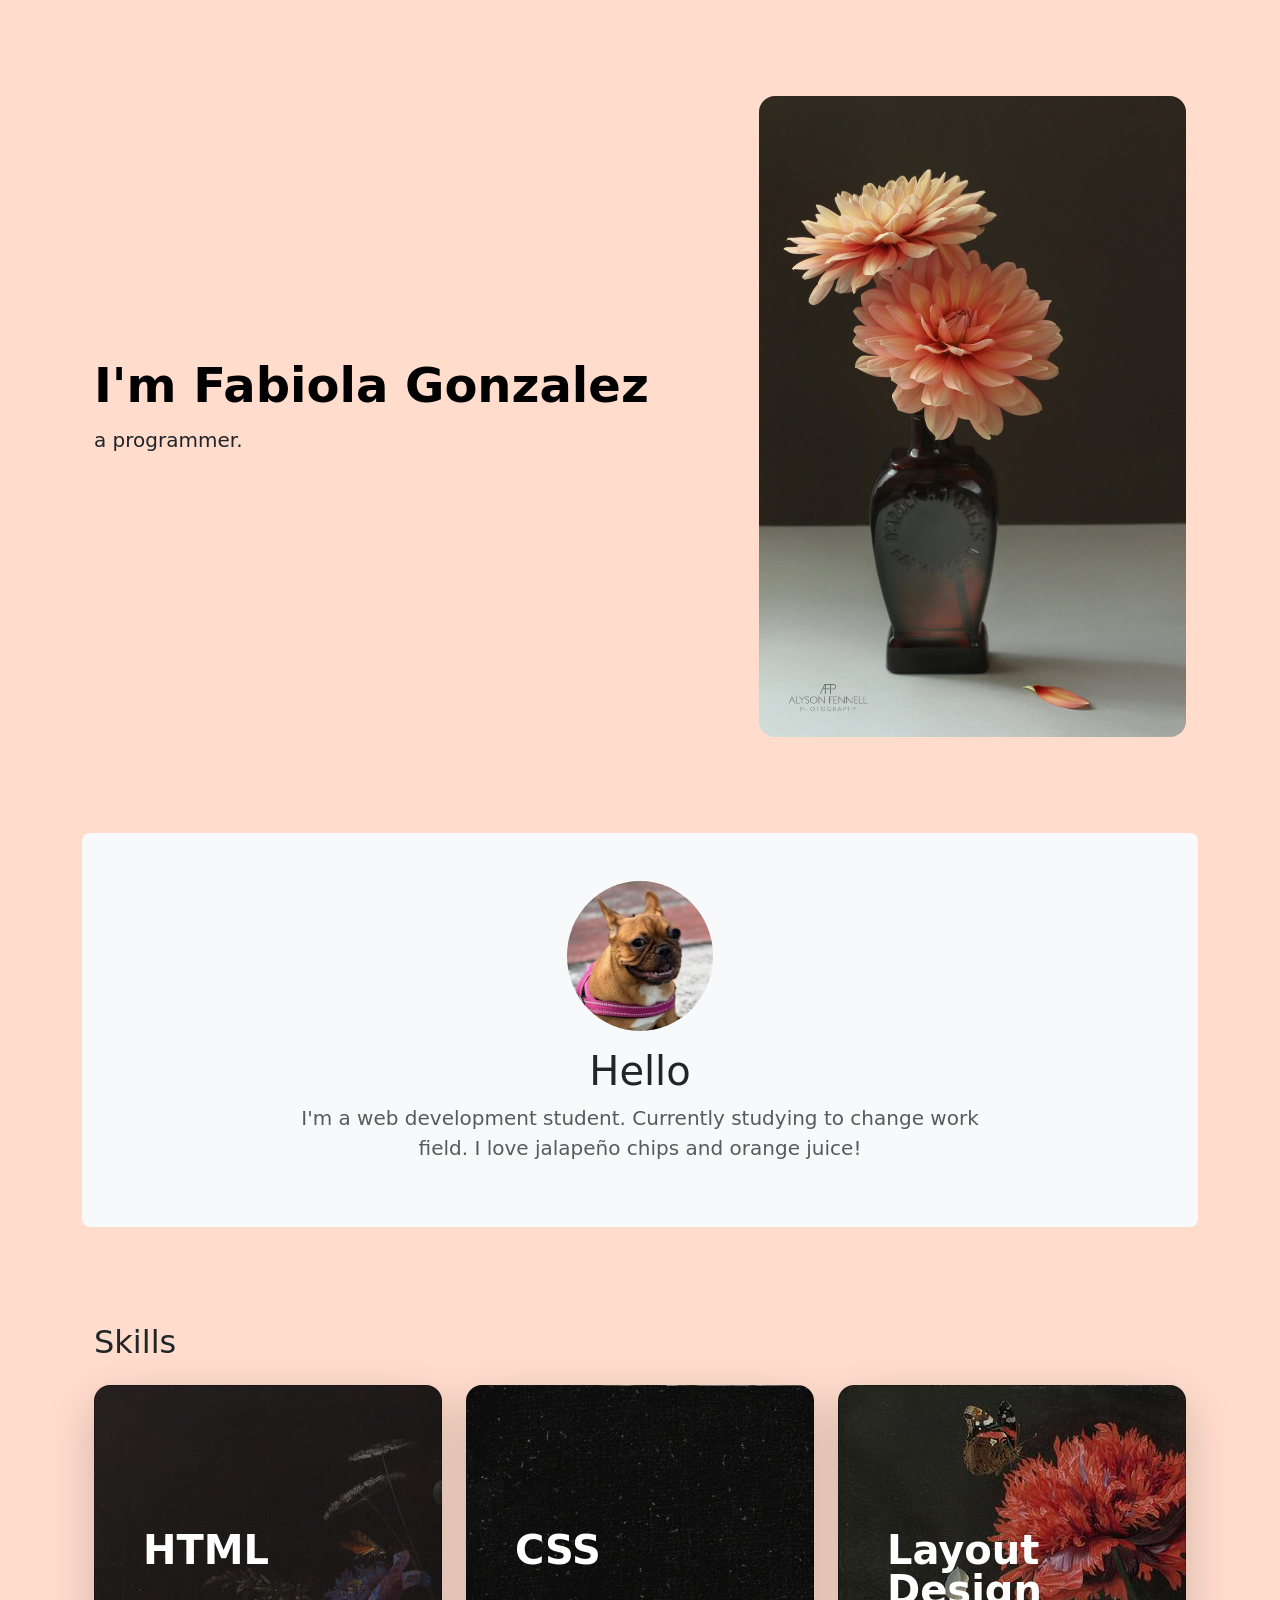
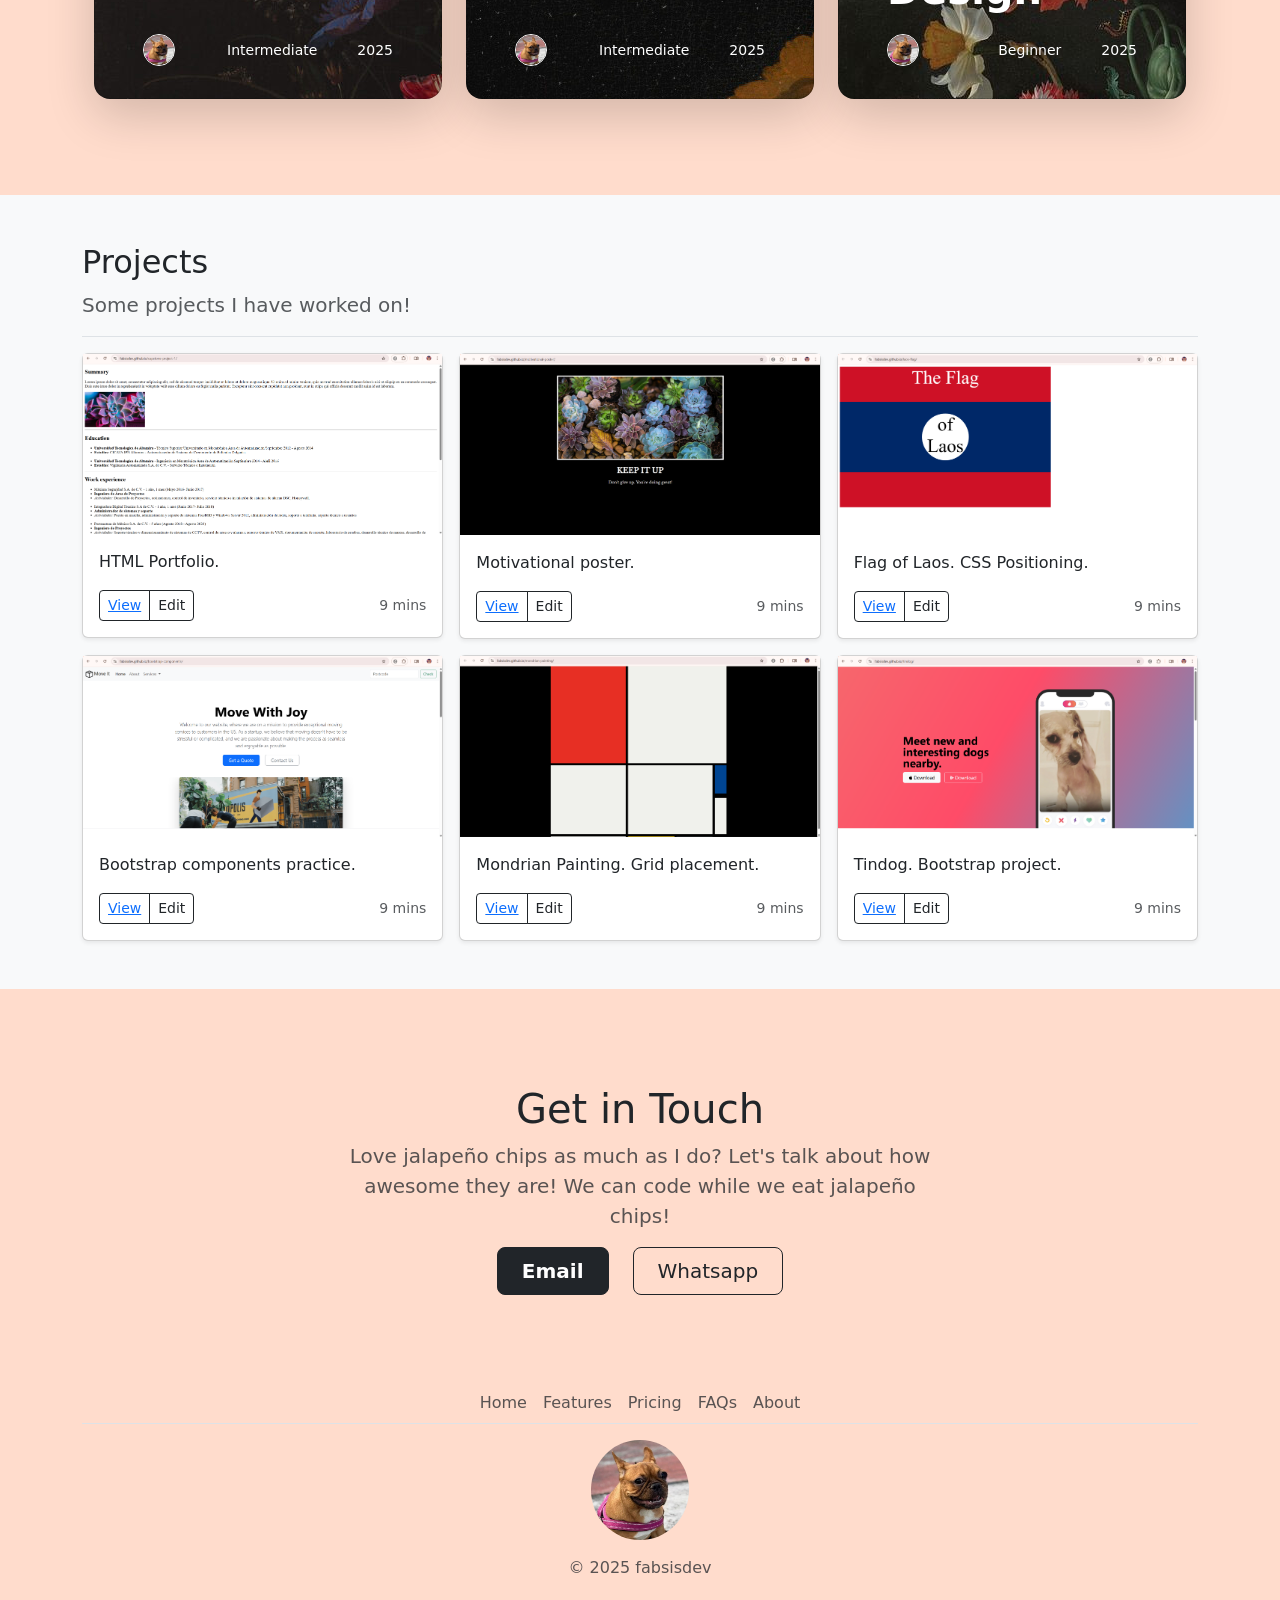
<file: index.html>
<!DOCTYPE html>
<html lang="en">
<head>
    <meta charset="UTF-8">
    <meta name="viewport" content="width=device-width, initial-scale=1.0">
    <title>Personal Website</title>
    <link href="https://cdn.jsdelivr.net/npm/bootstrap@5.3.7/dist/css/bootstrap.min.css" rel="stylesheet" integrity="sha384-LN+7fdVzj6u52u30Kp6M/trliBMCMKTyK833zpbD+pXdCLuTusPj697FH4R/5mcr" crossorigin="anonymous">
    <link href="./css/style.css" rel="stylesheet">
</head>
<body class="">
    <!--Header-->
    <div class="container col-xxl-8 px-4 py-5">
        <div class="row flex-lg-row-reverse align-items-center g-5 py-5">
            <div class="col-10 col-sm-8 col-lg-5"> <img src="./assets/images/dahlia.webp" class="rounded-4 mx-lg-auto img-fluid"
                    alt="Bootstrap Themes" width="700" height="500" loading="lazy"> </div>
            <div class="col-lg-7">
                <h1 class="display-5 fw-bold text-body-emphasis lh-1 mb-3">I'm Fabiola Gonzalez</h1>
                <p class="lead">a programmer.</p>                
            </div>
        </div>
    </div>

    <!--Intro-->
    <div class="container mb-5">
        <div class="bg-body-tertiary p-5 text-center rounded-3"> 
            <img src="./assets/images/mags.jpeg" height="150" class="rounded-circle">
            <h1 class="contact pt-3">Hello</h1>
            <p class="col-lg-8 mx-auto lead text-body-secondary">
                I'm a web development student. Currently studying to change work field. I love jalapeño chips and orange juice!
            </p>
        </div>
    </div>

    <!--Skills-->
    <div class="container px-4 py-5" id="custom-cards">
        <h2 class="fw-light">Skills</h2>
        <div class="row row-cols-1 row-cols-lg-3 align-items-stretch g-4 pt-3 pb-5">
            <div class="col">
                <div class="card card-cover h-100 overflow-hidden text-bg-dark rounded-4 shadow-lg"
                    style="background-image: url('./assets/images/flowers1.jpg');">
                    <div class="d-flex flex-column h-100 p-5 pb-3 text-white text-shadow-1">
                        <h3 class="pt-5 mt-5 mb-4 display-6 lh-1 fw-bold">HTML</h3>
                        <ul class="d-flex list-unstyled mt-auto">
                            <li class="me-auto"> <img src="./assets/images/mags.jpeg" alt="Bootstrap" width="32"
                                    height="32" class="rounded-circle border border-white"> </li>
                            <li class="d-flex align-items-center me-3"> <svg class="bi me-2" width="1em" height="1em"
                                    role="img" aria-label="Location">
                                    <use xlink:href="#geo-fill"></use>
                                </svg> <small>Intermediate</small> </li>
                            <li class="d-flex align-items-center"> <svg class="bi me-2" width="1em" height="1em" role="img"
                                    aria-label="Duration">
                                    <use xlink:href="#calendar3"></use>
                                </svg> <small>2025</small> </li>
                        </ul>
                    </div>
                </div>
            </div>
            <div class="col">
                <div class="card card-cover h-100 overflow-hidden text-bg-dark rounded-4 shadow-lg"
                    style="background-image: url('./assets/images/flowers2.jpg');">
                    <div class="d-flex flex-column h-100 p-5 pb-3 text-white text-shadow-1">
                        <h3 class="pt-5 mt-5 mb-4 display-6 lh-1 fw-bold">CSS
                        </h3>
                        <ul class="d-flex list-unstyled mt-auto">
                            <li class="me-auto"> <img src="./assets/images/mags.jpeg" alt="Bootstrap" width="32"
                                    height="32" class="rounded-circle border border-white"> </li>
                            <li class="d-flex align-items-center me-3"> <svg class="bi me-2" width="1em" height="1em"
                                    role="img" aria-label="Location">
                                    <use xlink:href="#geo-fill"></use>
                                </svg> <small>Intermediate</small> </li>
                            <li class="d-flex align-items-center"> <svg class="bi me-2" width="1em" height="1em" role="img"
                                    aria-label="Duration">
                                    <use xlink:href="#calendar3"></use>
                                </svg> <small>2025</small> </li>
                        </ul>
                    </div>
                </div>
            </div>
            <div class="col">
                <div class="card card-cover h-100 overflow-hidden text-bg-dark rounded-4 shadow-lg"
                    style="background-image: url('./assets/images/flowers3.jpg');">
                    <div class="d-flex flex-column h-100 p-5 pb-3 text-shadow-1">
                        <h3 class="pt-5 mt-5 mb-4 display-6 lh-1 fw-bold">Layout Design</h3>
                        <ul class="d-flex list-unstyled mt-auto">
                            <li class="me-auto"> <img src="./assets/images/mags.jpeg" alt="Bootstrap" width="32"
                                    height="32" class="rounded-circle border border-white"> </li>
                            <li class="d-flex align-items-center me-3"> <svg class="bi me-2" width="1em" height="1em"
                                    role="img" aria-label="Location">
                                    <use xlink:href="#geo-fill"></use>
                                </svg> <small>Beginner</small> </li>
                            <li class="d-flex align-items-center"> <svg class="bi me-2" width="1em" height="1em" role="img"
                                    aria-label="Duration">
                                    <use xlink:href="#calendar3"></use>
                                </svg> <small>2025</small> </li>
                        </ul>
                    </div>
                </div>
            </div>
        </div>
    </div>

    <!--Projects-->
    <div class="album py-5 bg-body-tertiary">
        <div class="container">
            <h2 class="fw-light">Projects</h2>
            <p class="lead text-body-secondary border-bottom pb-3">
                Some projects I have worked on!
            </p>
            <div class="row row-cols-1 row-cols-sm-2 row-cols-md-3 g-3">                
                <div class="col" height="">
                    <div class="card shadow-sm"> 
                        <img src="./assets/images/projects/p1.png">
                        <div class="card-body">
                            <p class="card-text">HTML Portfolio.</p>
                            <div class="d-flex justify-content-between align-items-center">
                                <div class="btn-group"> <button type="button"
                                        class="btn btn-sm btn-outline-secondary"><a href="https://fabsisdev.github.io/capstone-project-1/" target="_blank">View</a></button> <button type="button"
                                        class="btn btn-sm btn-outline-secondary">Edit</button> </div> <small
                                    class="text-body-secondary">9 mins</small>
                            </div>
                        </div>
                    </div>
                </div>
                <div class="col">
                    <div class="card shadow-sm"> 
                        <img src="./assets/images/projects/p5.png">
                        <div class="card-body">
                            <p class="card-text">Motivational poster.</p>
                            <div class="d-flex justify-content-between align-items-center">
                                <div class="btn-group"> <button type="button"
                                        class="btn btn-sm btn-outline-secondary"><a href="https://fabsisdev.github.io/motivational-poster/" target="_blank">View</a></button> <button type="button"
                                        class="btn btn-sm btn-outline-secondary">Edit</button> </div> <small
                                    class="text-body-secondary">9 mins</small>
                            </div>
                        </div>
                    </div>
                </div>
                <div class="col">
                    <div class="card shadow-sm">
                        <img src="./assets/images/projects/p6.png">
                        <div class="card-body">
                            <p class="card-text">Flag of Laos. CSS Positioning.</p>
                            <div class="d-flex justify-content-between align-items-center">
                                <div class="btn-group"> <button type="button"
                                        class="btn btn-sm btn-outline-secondary"><a href="https://fabsisdev.github.io/laos-flag/" target="_blank">View</a></button> <button type="button"
                                        class="btn btn-sm btn-outline-secondary">Edit</button> </div> <small
                                    class="text-body-secondary">9 mins</small>
                            </div>
                        </div>
                    </div>
                </div>
                <div class="col">
                    <div class="card shadow-sm"> 
                        <img src="./assets/images/projects/p7.png">
                        <div class="card-body">
                            <p class="card-text">Bootstrap components practice.</p>
                            <div class="d-flex justify-content-between align-items-center">
                                <div class="btn-group"> <button type="button"
                                        class="btn btn-sm btn-outline-secondary"><a href="https://fabsisdev.github.io/bootstrap-components/" target="_blank">View</a></button> <button type="button"
                                        class="btn btn-sm btn-outline-secondary">Edit</button> </div> <small
                                    class="text-body-secondary">9 mins</small>
                            </div>
                        </div>
                    </div>
                </div>
                <div class="col">
                    <div class="card shadow-sm"> 
                        <img src="./assets/images/projects/p9.png">
                        <div class="card-body">
                            <p class="card-text">Mondrian Painting. Grid placement.</p>
                            <div class="d-flex justify-content-between align-items-center">
                                <div class="btn-group"> <button type="button"
                                        class="btn btn-sm btn-outline-secondary"><a href="https://fabsisdev.github.io/mondrian-painting/" target="_blank">View</a></button> <button type="button"
                                        class="btn btn-sm btn-outline-secondary">Edit</button> </div> <small
                                    class="text-body-secondary">9 mins</small>
                            </div>
                        </div>
                    </div>
                </div>
                <div class="col">
                    <div class="card shadow-sm"> 
                        <img src="./assets/images/projects/p10.png">
                        <div class="card-body">
                            <p class="card-text">Tindog. Bootstrap project.</p>
                            <div class="d-flex justify-content-between align-items-center">
                                <div class="btn-group"> <button type="button"
                                        class="btn btn-sm btn-outline-secondary"><a href="https://fabsisdev.github.io/tindog/" target="_blank">View</a></button> <button type="button"
                                        class="btn btn-sm btn-outline-secondary">Edit</button> </div> <small
                                    class="text-body-secondary">9 mins</small>
                            </div>
                        </div>
                    </div>
                </div>
                
                
                
            </div>
        </div>
    </div>

    <!--Contact me-->    
        <div class="text-secondary px-4 py-5 text-center">
            <div class="pt-5">
                <h1 class="contact fw-light">Get in Touch</h1>
                <div class="col-lg-6 mx-auto">
                    <p class="lead text-body-secondary">Love jalapeño chips as much as I do? Let's talk about how awesome they are! We can code while we eat jalapeño chips!</p>
                    <div class="d-grid gap-2 d-sm-flex justify-content-sm-center"> <button type="button"
                            class="btn btn-primary btn-lg px-4 me-sm-3 fw-bold">Email</button> <button
                            type="button" class="btn btn-outline-secondary btn-lg px-4">Whatsapp</button> </div>
                </div>
            </div>
        </div>
    
    <!--Footer-->
    <div class="container">
        <footer class="pt-3 my-4">
            <ul class="nav justify-content-center border-bottom mb-3">
                <li class="nav-item"><a href="#" class="nav-link px-2 text-body-secondary">Home</a></li>
                <li class="nav-item"><a href="#" class="nav-link px-2 text-body-secondary">Features</a></li>
                <li class="nav-item"><a href="#" class="nav-link px-2 text-body-secondary">Pricing</a></li>
                <li class="nav-item"><a href="#" class="nav-link px-2 text-body-secondary">FAQs</a></li>
                <li class="nav-item"><a href="#" class="nav-link px-2 text-body-secondary">About</a></li>
            </ul>
            <img class="mx-auto mb-3 mags" src="./assets/images/mags.jpeg" alt="mags" />
            <p class="text-center text-body-secondary">© 2025 fabsisdev</p>
        </footer>
    </div>
</body>

</html>
</file>
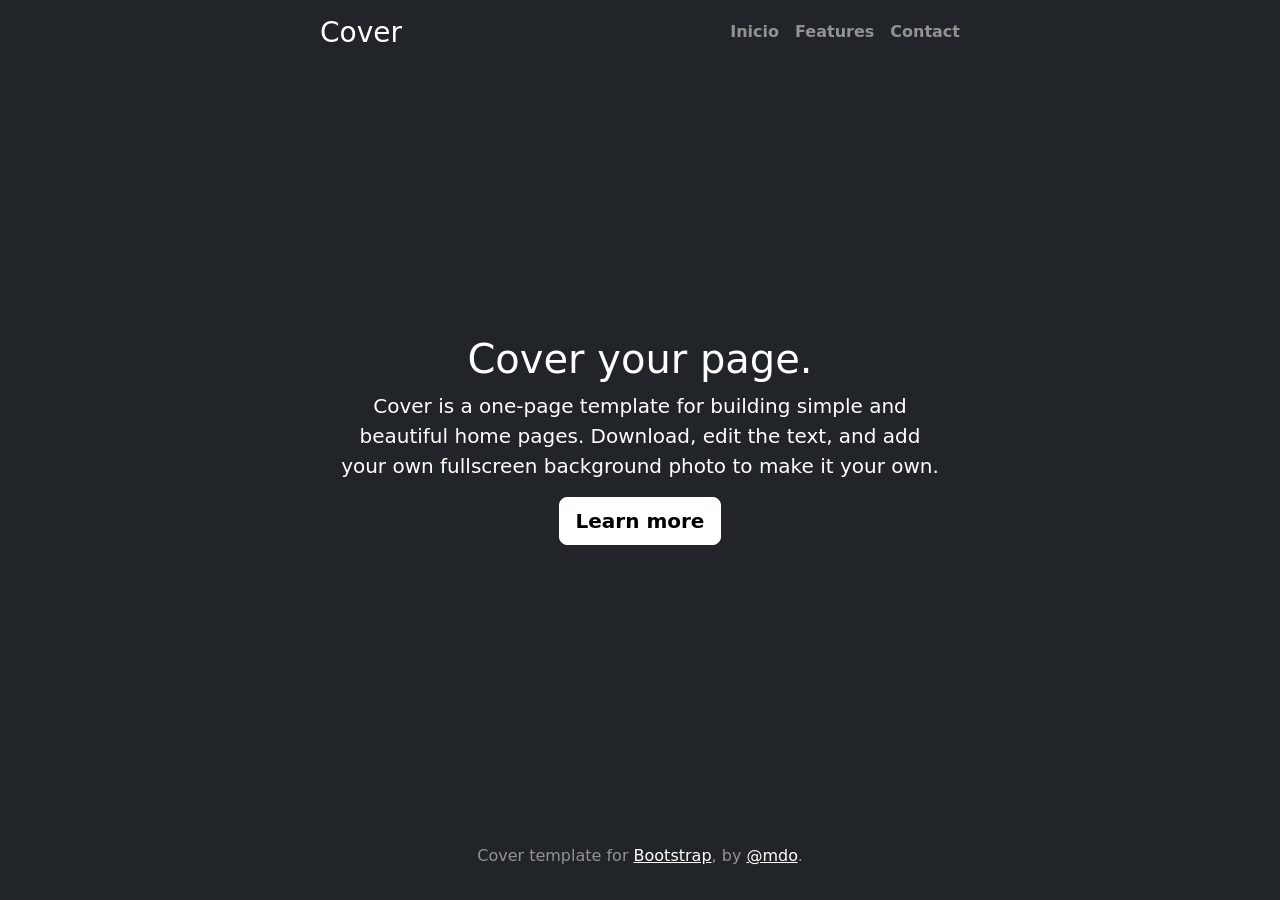
<file: aboutme.html>
<!DOCTYPE html>
<html lang="en" class="h-100 data-bs-theme=light">
<head>
    <meta charset="UTF-8">
    <meta name="viewport" content="width=device-width, initial-scale=1.0">
    <title>About Me</title>
    <link href="https://cdn.jsdelivr.net/npm/bootstrap@5.3.3/dist/css/bootstrap.min.css" rel="stylesheet" integrity="sha384-QWTKZyjpPEjISv5WaRU9OFeRpok6YctnYmDr5pNlyT2bRjXh0JMhjY6hW+ALEwIH" crossorigin="anonymous">
    <link rel="stylesheet" href="./style.css">
</head>

<body class="d-flex h-100 text-center text-bg-dark">
    <div class="cover-container d-flex w-100 h-100 p-3 mx-auto flex-column">
        <header class="mb-auto">
            <div>
                <h3 class="float-md-start mb-0">Cover</h3>
                <nav class="nav nav-masthead justify-content-center float-md-end">
                    <a class="nav-link fw-bold py-1 px-0 active" aria-current="page" href="./index.html">Inicio</a>
                    <a class="nav-link fw-bold py-1 px-0" href="#">Features</a>
                    <a class="nav-link fw-bold py-1 px-0" href="./contact.html" target="_blank">Contact</a>
                </nav>
            </div>
        </header> 

        <main class="px-3">
            <h1>Cover your page.</h1>
            <p class="lead">Cover is a one-page template for building simple and beautiful home pages. Download, edit the text, and add your own fullscreen background photo to make it your own.</p>
            <p class="lead">
            <a href="#" class="btn btn-lg btn-light fw-bold border-white bg-white">Learn more</a>
            </p>
        </main>

        <footer class="mt-auto text-white-50">
            <p>Cover template for <a href="https://getbootstrap.com/" class="text-white">Bootstrap</a>, by <a href="https://twitter.com/mdo" class="text-white">@mdo</a>.</p>
        </footer>
    </div>


    <script src="https://cdn.jsdelivr.net/npm/bootstrap@5.3.3/dist/js/bootstrap.bundle.min.js" integrity="sha384-YvpcrYf0tY3lHB60NNkmXc5s9fDVZLESaAA55NDzOxhy9GkcIdslK1eN7N6jIeHz" crossorigin="anonymous"></script>
</body>

</html>
</file>
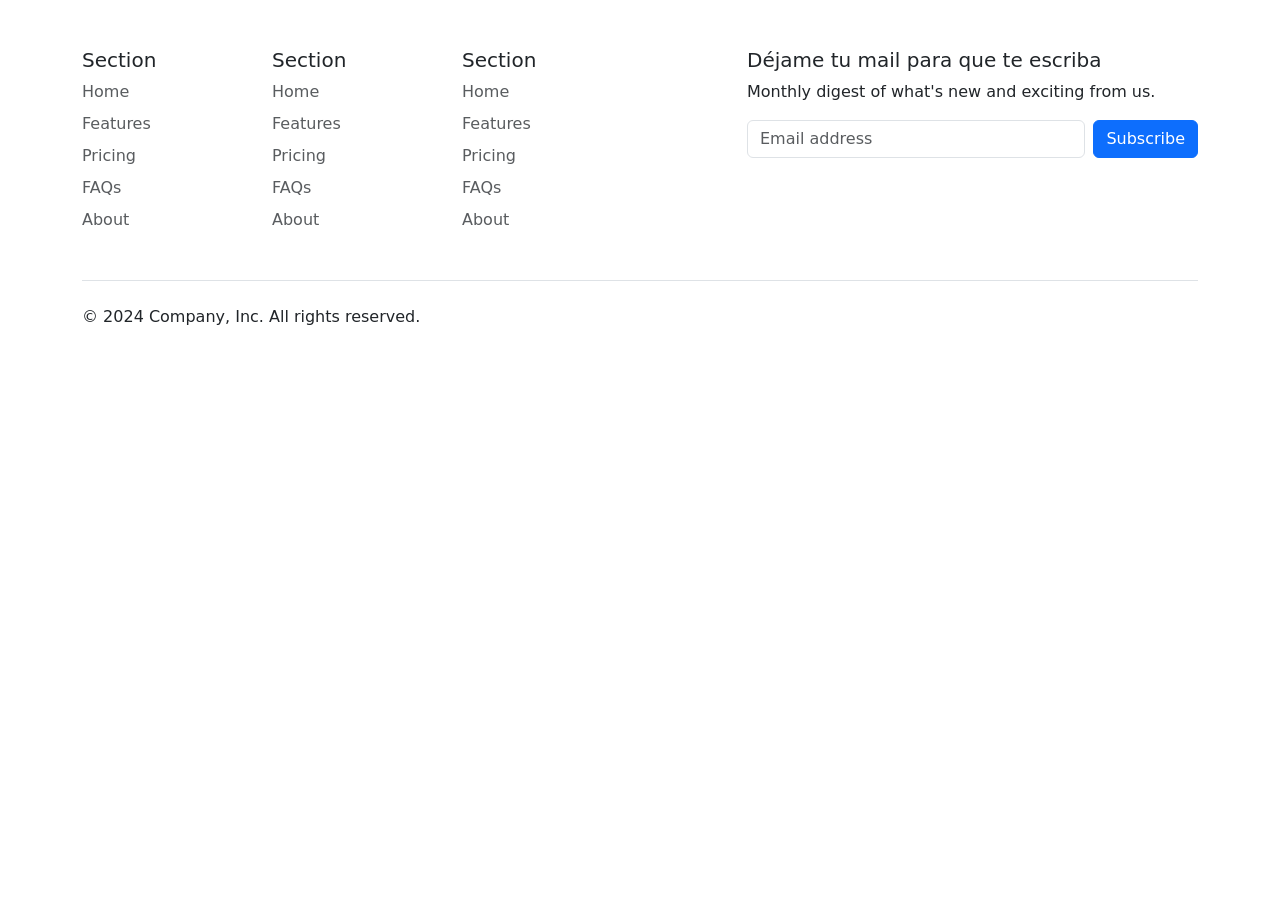
<file: contact.html>
<!DOCTYPE html>
<html lang="en">
<head>
    <meta charset="UTF-8">
    <meta name="viewport" content="width=device-width, initial-scale=1.0">
    <title>Contact</title>

    <link href="https://cdn.jsdelivr.net/npm/bootstrap@5.3.3/dist/css/bootstrap.min.css" rel="stylesheet" integrity="sha384-QWTKZyjpPEjISv5WaRU9OFeRpok6YctnYmDr5pNlyT2bRjXh0JMhjY6hW+ALEwIH" crossorigin="anonymous">
    <link rel="stylesheet" href="./style.css">
</head>
<body>
    <div class="container">
        <footer class="py-5">
          <div class="row">
            <div class="col-6 col-md-2 mb-3">
              <h5>Section</h5>
              <ul class="nav flex-column">
                <li class="nav-item mb-2"><a href="#" class="nav-link p-0 text-body-secondary">Home</a></li>
                <li class="nav-item mb-2"><a href="#" class="nav-link p-0 text-body-secondary">Features</a></li>
                <li class="nav-item mb-2"><a href="#" class="nav-link p-0 text-body-secondary">Pricing</a></li>
                <li class="nav-item mb-2"><a href="#" class="nav-link p-0 text-body-secondary">FAQs</a></li>
                <li class="nav-item mb-2"><a href="#" class="nav-link p-0 text-body-secondary">About</a></li>
              </ul>
            </div>
      
            <div class="col-6 col-md-2 mb-3">
              <h5>Section</h5>
              <ul class="nav flex-column">
                <li class="nav-item mb-2"><a href="#" class="nav-link p-0 text-body-secondary">Home</a></li>
                <li class="nav-item mb-2"><a href="#" class="nav-link p-0 text-body-secondary">Features</a></li>
                <li class="nav-item mb-2"><a href="#" class="nav-link p-0 text-body-secondary">Pricing</a></li>
                <li class="nav-item mb-2"><a href="#" class="nav-link p-0 text-body-secondary">FAQs</a></li>
                <li class="nav-item mb-2"><a href="#" class="nav-link p-0 text-body-secondary">About</a></li>
              </ul>
            </div>
      
            <div class="col-6 col-md-2 mb-3">
              <h5>Section</h5>
              <ul class="nav flex-column">
                <li class="nav-item mb-2"><a href="#" class="nav-link p-0 text-body-secondary">Home</a></li>
                <li class="nav-item mb-2"><a href="#" class="nav-link p-0 text-body-secondary">Features</a></li>
                <li class="nav-item mb-2"><a href="#" class="nav-link p-0 text-body-secondary">Pricing</a></li>
                <li class="nav-item mb-2"><a href="#" class="nav-link p-0 text-body-secondary">FAQs</a></li>
                <li class="nav-item mb-2"><a href="#" class="nav-link p-0 text-body-secondary">About</a></li>
              </ul>
            </div>
      
            <div class="col-md-5 offset-md-1 mb-3">
              <form>
                <h5>Déjame tu mail para que te escriba</h5>
                <p>Monthly digest of what's new and exciting from us.</p>
                <div class="d-flex flex-column flex-sm-row w-100 gap-2">
                  <label for="newsletter1" class="visually-hidden">Email address</label>
                  <input id="newsletter1" type="text" class="form-control" placeholder="Email address">
                  <button class="btn btn-primary" type="button">Subscribe</button>
                </div>
              </form>
            </div>
          </div>
      
          <div class="d-flex flex-column flex-sm-row justify-content-between py-4 my-4 border-top">
            <p>© 2024 Company, Inc. All rights reserved.</p>
            <ul class="list-unstyled d-flex">
              <li class="ms-3"><a class="link-body-emphasis" href="#"><svg class="bi" width="24" height="24"><use xlink:href="#twitter"></use></svg></a></li>
              <li class="ms-3"><a class="link-body-emphasis" href="#"><svg class="bi" width="24" height="24"><use xlink:href="#instagram"></use></svg></a></li>
              <li class="ms-3"><a class="link-body-emphasis" href="#"><svg class="bi" width="24" height="24"><use xlink:href="#facebook"></use></svg></a></li>
            </ul>
          </div>
        </footer>
      </div>
</body>
</html>
</file>
<file: css/style.css>
body{
    background-color: #FFDCCC;
}
h1{
    color: #FDB7EA;
}
.btn-primary, .btn-primary:hover, .btn-primary.btn-primary:active {
    color: white;
    border-color: #212529;
    background-color: #212529;
}

.contact{
    color: #212529;
}
.btn-outline-secondary{
    color: #212529;
    border-color: #212529;
}
.btn-outline-secondary:hover {
    color: white;
    border-color: #212529;
    background-color: #212529;

}
.mags {
    height: 100px;
    border-radius: 50%;
    display: block;
}
</file>
<file: style.css>
.feature-icon {
    width: 4rem;
    height: 4rem;
    border-radius: .75rem;
}
.cover-container {
    max-width: 42em;
}
.nav-masthead .active {
    color: #fff;
    border-bottom-color: #fff;
}
.nav-masthead .nav-link + .nav-link {
    margin-left: 1rem;
}
.nav-masthead .nav-link {
    color: rgba(255, 255, 255, .5);
    border-bottom: .25rem solid transparent;
}
.fw-bold {
    font-weight: 700 !important;
}
ul {
    padding: 0%;
}

@media (max-width: 992px){
    .container {
      width: 820px;
      justify-content: center;
      grid-template-columns: 410px 410px;
    }
    .row {
        justify-content: center;
    }
    h1, h2, h3, p, li {
        text-align: center;
    }
    li {
        list-style: none;
    }
    .d-inline-flex {
        justify-content: center;
    }
    .col {
        text-align: center;
    }
  } 
  @media (max-width: 576px){
    .container {
      width: 500px;
      justify-content: center;
      grid-template-columns: 410px 410px;
    }
    .row {
        justify-content: center;
    }
    h1, h2, h3, p, li {
        text-align: center;
    }
    li {
        list-style: none;
    }
    .col {
        text-align: center;
    }
  } 
/*PENDIENTE
- EL LINK DE HOME
- JUSTIFICAR iconos
- contact me page
- about page
*/
</file>
